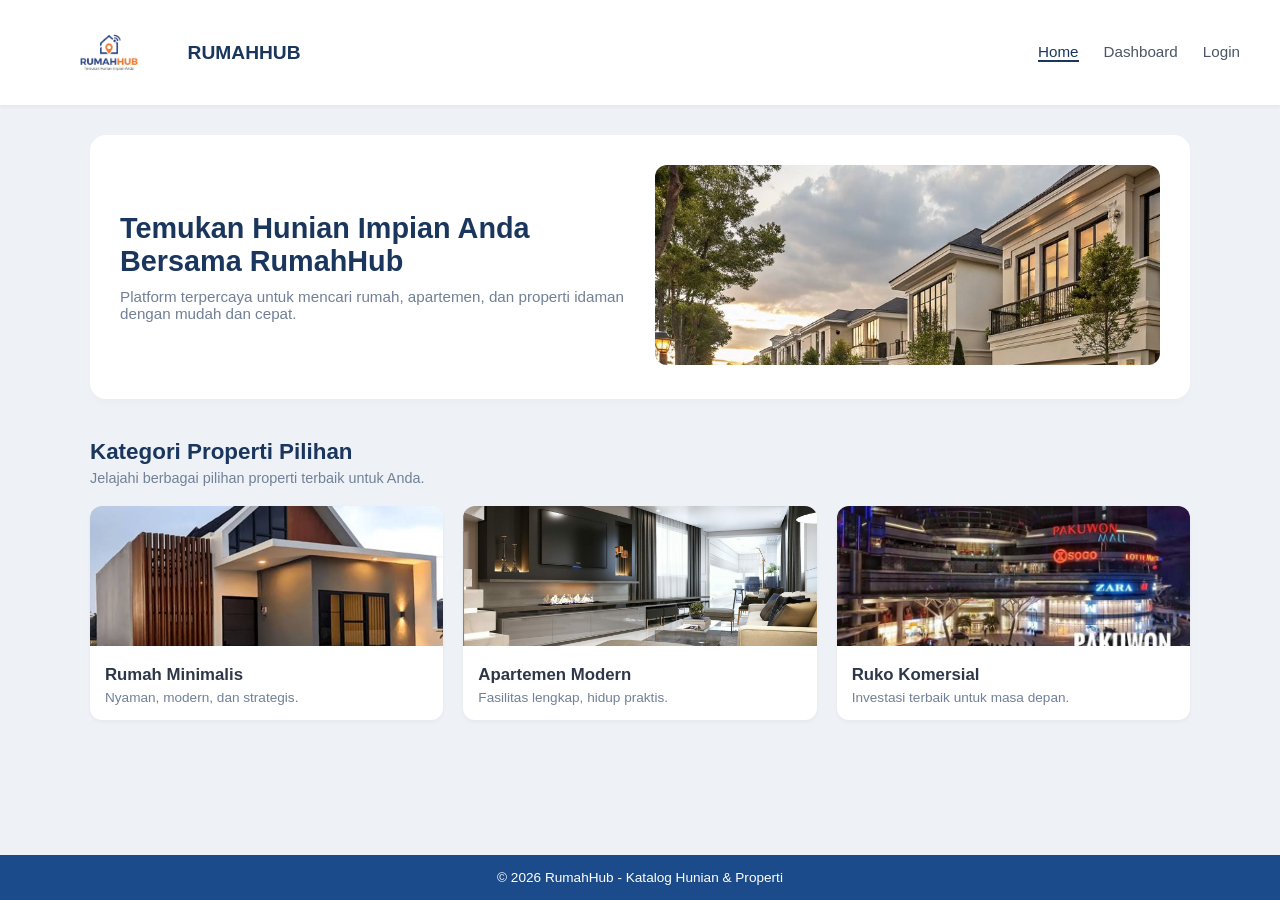
<file: BAB 2 CSS/index.html>
<!DOCTYPE html>
<html lang="id">
<head>
    <meta charset="UTF-8">
    <meta name="viewport" content="width=device-width, initial-scale=1.0">
    <title>RumahHub - Katalog Hunian & Properti</title>
    <link rel="stylesheet" href="css/style.css">
</head>
<body>
    <header class="navbar">
        <div class="logo-container">
            <img src="assets/logo.png" alt="Logo" class="logo">
            <span class="brand-title">RUMAHHUB</span>
        </div>
        <nav class="nav-links">
            <a href="index.html" class="active">Home</a>
            <a href="dashboard.html">Dashboard</a>
            <a href="login.html">Login</a>
        </nav>
    </header>

    <main class="main-container">
        <section class="hero-banner">
            <div class="hero-text">
                <h1>Temukan Hunian Impian Anda Bersama RumahHub</h1>
                <p>Platform terpercaya untuk mencari rumah, apartemen, dan properti idaman dengan mudah dan cepat.</p>
            </div>
            <div class="hero-image">
                <img src="assets/banner_properti2.jpg" alt="Banner Properti">
            </div>
        </section>

        <section class="property-category">
            <h2>Kategori Properti Pilihan</h2>
            <p class="subtitle">Jelajahi berbagai pilihan properti terbaik untuk Anda.</p>
            
            <div class="card-grid">
                <div class="card">
                    <img src="assets/rumah_minimalis.jpg" alt="Rumah Minimalis">
                    <div class="card-body">
                        <h3>Rumah Minimalis</h3>
                        <p>Nyaman, modern, dan strategis.</p>
                    </div>
                </div>
                <div class="card">
                    <img src="assets/apartemen_modern.jpg" alt="Apartemen Modern">
                    <div class="card-body">
                        <h3>Apartemen Modern</h3>
                        <p>Fasilitas lengkap, hidup praktis.</p>
                    </div>
                </div>
                <div class="card">
                    <img src="assets/ruko_komersial.jpg" alt="Ruko Komersial">
                    <div class="card-body">
                        <h3>Ruko Komersial</h3>
                        <p>Investasi terbaik untuk masa depan.</p>
                    </div>
                </div>
            </div>
        </section>
    </main>

    <footer>
        <p>&copy; 2026 RumahHub - Katalog Hunian & Properti</p>
    </footer>
</body>
</html>
</file>
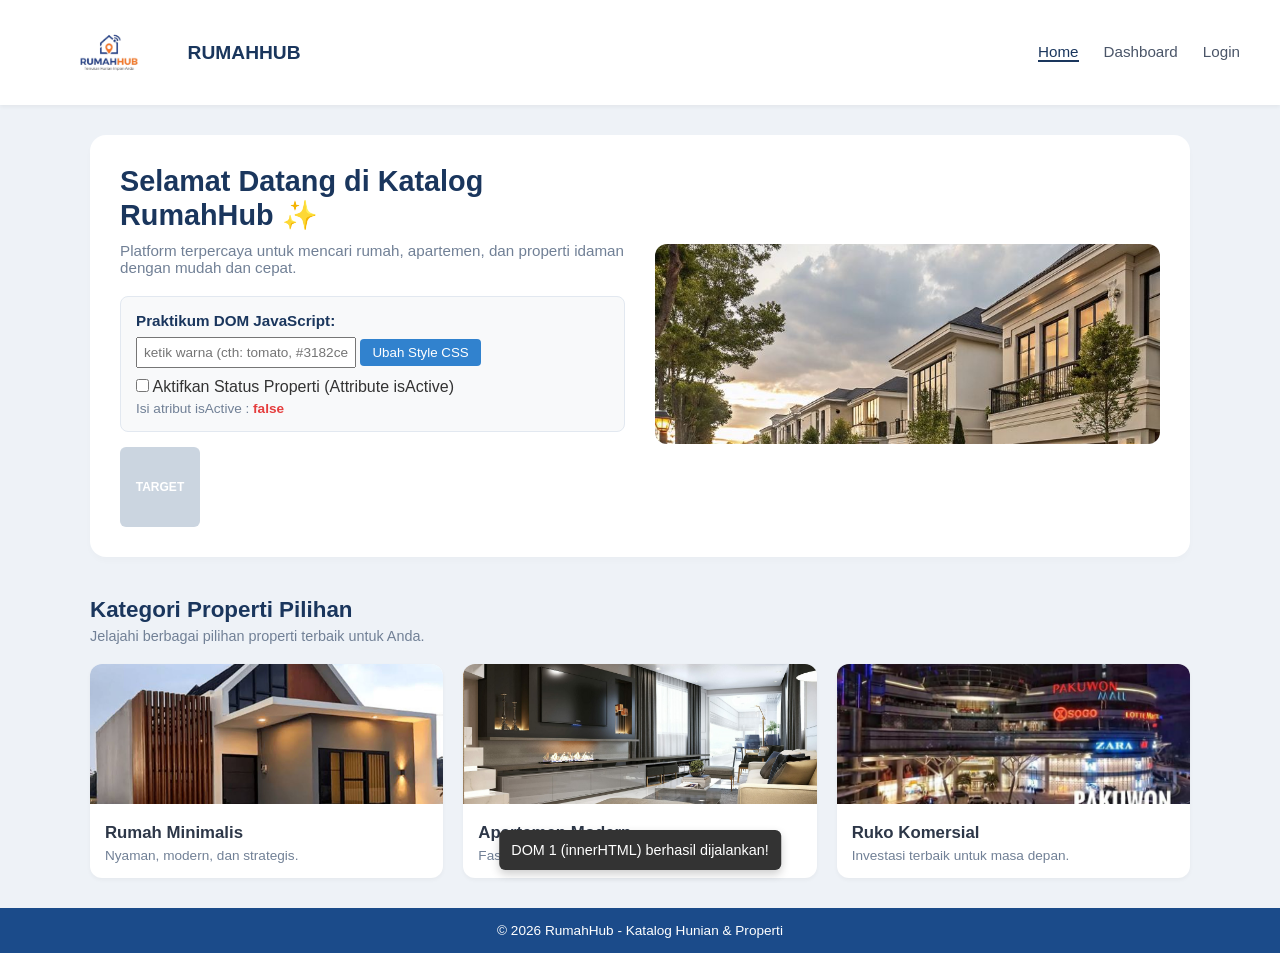
<file: BAB 3 JAVASCRIPT/index.html>
<!DOCTYPE html>
<html lang="id">
<head>
    <meta charset="UTF-8">
    <meta name="viewport" content="width=device-width, initial-scale=1.0">
    <title>RumahHub - Katalog Hunian & Properti</title>
    <link rel="stylesheet" href="css/style.css">
    <style>
        /* Styling Toast / Snackbar (Tanpa Framework) */
        #toast {
            visibility: hidden;
            min-width: 250px;
            background-color: #333;
            color: #fff;
            text-align: center;
            border-radius: 6px;
            padding: 12px;
            position: fixed;
            z-index: 1000;
            left: 50%;
            bottom: 30px;
            transform: translateX(-50%);
            font-size: 0.9rem;
            box-shadow: 0 4px 10px rgba(0,0,0,0.2);
            transition: visibility 0.3s, opacity 0.3s ease;
            opacity: 0;
        }
        #toast.show {
            visibility: visible;
            opacity: 1;
        }
    </style>
</head>
<body>
    <header class="navbar">
        <div class="logo-container">
            <img src="assets/logo.png" alt="Logo" class="logo">
            <span class="brand-title">RUMAHHUB</span>
        </div>
        <nav class="nav-links">
            <a href="index.html" class="active">Home</a>
            <a href="dashboard.html">Dashboard</a>
            <a href="login.html">Login</a>
        </nav>
    </header>

    <main class="main-container">
        <section class="hero-banner">
            <div class="hero-text">
                <!-- DOM 1: Mengganti isi elemen HTML -->
                <h1 id="demo">Temukan Hunian Impian Anda Bersama RumahHub</h1>
                <p>Platform terpercaya untuk mencari rumah, apartemen, dan properti idaman dengan mudah dan cepat.</p>
                
                <!-- Bagian Demo DOM 2 (Ganti Style CSS) & DOM 3 (Ubah Attribute / Checkbox ala Modul) -->
                <div style="margin-top: 20px; padding: 15px; background: #f8f9fa; border-radius: 8px; border: 1px solid #e2e8f0;">
                    <p style="font-weight: bold; margin-bottom: 8px; color: #1a365d;">Praktikum DOM JavaScript:</p>
                    
                    <!-- DOM 2 Trigger: Input Ubah Warna Style -->
                    <div style="margin-bottom: 10px;">
                        <input type="text" id="inputWarna" placeholder="ketik warna (cth: tomato, #3182ce)" style="padding: 6px; width: 220px; font-size: 0.85rem;" />
                        <button onclick="ubahStyleCSS()" style="padding: 6px 12px; background: #3182ce; color: white; border: none; border-radius: 4px; cursor: pointer;">Ubah Style CSS</button>
                    </div>

                    <!-- DOM 3 Trigger: Checkbox Attribute isActive ala Modul -->
                    <div>
                        <input type="checkbox" id="check" />
                        <label for="check"> Aktifkan Status Properti (Attribute isActive)</label>
                        <p style="font-size: 0.85rem; margin-top: 5px;">Isi atribut isActive : <span id="kondisi" style="font-weight: bold; color: #e53e3e;">false</span></p>
                    </div>
                </div>

                <!-- Kotak Target untuk DOM 2 -->
                <div id="targetObject" style="width: 80px; height: 80px; background-color: #cbd5e0; border-radius: 6px; margin-top: 15px; display: flex; align-items: center; justify-content: center; color: white; font-size: 0.75rem; font-weight: bold;">TARGET</div>
                
                <!-- Atribut div target untuk DOM 3 -->
                <div isActive="false" id="divStatus" style="display:none;"></div>
            </div>
            <div class="hero-image">
                <img src="assets/banner_properti2.jpg" alt="Banner Properti">
            </div>
        </section>

        <section class="property-category">
            <h2>Kategori Properti Pilihan</h2>
            <p class="subtitle">Jelajahi berbagai pilihan properti terbaik untuk Anda.</p>
            
            <div class="card-grid">
                <div class="card">
                    <img src="assets/rumah_minimalis.jpg" alt="Rumah Minimalis">
                    <div class="card-body">
                        <h3>Rumah Minimalis</h3>
                        <p>Nyaman, modern, dan strategis.</p>
                    </div>
                </div>
                <div class="card">
                    <img src="assets/apartemen_modern.jpg" alt="Apartemen Modern">
                    <div class="card-body">
                        <h3>Apartemen Modern</h3>
                        <p>Fasilitas lengkap, hidup praktis.</p>
                    </div>
                </div>
                <div class="card">
                    <img src="assets/ruko_komersial.jpg" alt="Ruko Komersial">
                    <div class="card-body">
                        <h3>Ruko Komersial</h3>
                        <p>Investasi terbaik untuk masa depan.</p>
                    </div>
                </div>
            </div>
        </section>
    </main>

    <!-- Elemen Toast / Snackbar -->
    <div id="toast">Notifikasi Sistem</div>

    <footer>
        <p>&copy; 2026 RumahHub - Katalog Hunian & Properti</p>
    </footer>

    <!-- SKRIP 3 DOM PERSIS SEPERTI MODUL + TOAST -->
    <script>
        // --- 1. DOM PERTAMA: Mengganti isi dari sebuah elemen HTML (Modul Bagian 2.a) ---
        document.getElementById("demo").innerHTML = "Selamat Datang di Katalog RumahHub ✨";
        tampilkanToast("DOM 1 (innerHTML) berhasil dijalankan!");

        // --- 2. DOM KEDUA: Mengganti style CSS (Modul Bagian 2.b) ---
        function ubahStyleCSS() {
            let warna = document.getElementById("inputWarna").value;
            let target = document.getElementById("targetObject");
            if(warna === "") {
                alert("Masukkan nama warna terlebih dahulu!");
                return;
            }
            target.style.backgroundColor = warna;
            target.innerHTML = warna;
            tampilkanToast("DOM 2 (Style CSS) berhasil diubah!");
        }

        // --- 3. DOM KETIGA: Mengubah isi suatu attribute & EventListener (Modul Bagian 2.c) ---
        let check = document.getElementById("check");
        let kondisi = document.getElementById("kondisi");
        let div = document.getElementById("divStatus");

        check.addEventListener("change", function () {
            if (check.checked) {
                div.setAttribute("isActive", "true");
                kondisi.innerHTML = div.getAttribute("isActive");
                kondisi.style.color = "#38a169";
                tampilkanToast("Atribut isActive diubah menjadi TRUE");
            } else {
                div.setAttribute("isActive", "false");
                kondisi.innerHTML = div.getAttribute("isActive");
                kondisi.style.color = "#e53e3e";
                tampilkanToast("Atribut isActive diubah menjadi FALSE");
            }
        });

        // --- FUNGSI TOAST / SNACKBAR ---
        function tampilkanToast(pesan) {
            let toast = document.getElementById("toast");
            toast.textContent = pesan;
            toast.className = "show";
            setTimeout(function() {
                toast.className = toast.className.replace("show", "");
            }, 3000);
        }
    </script>
</body>
</html>
</file>
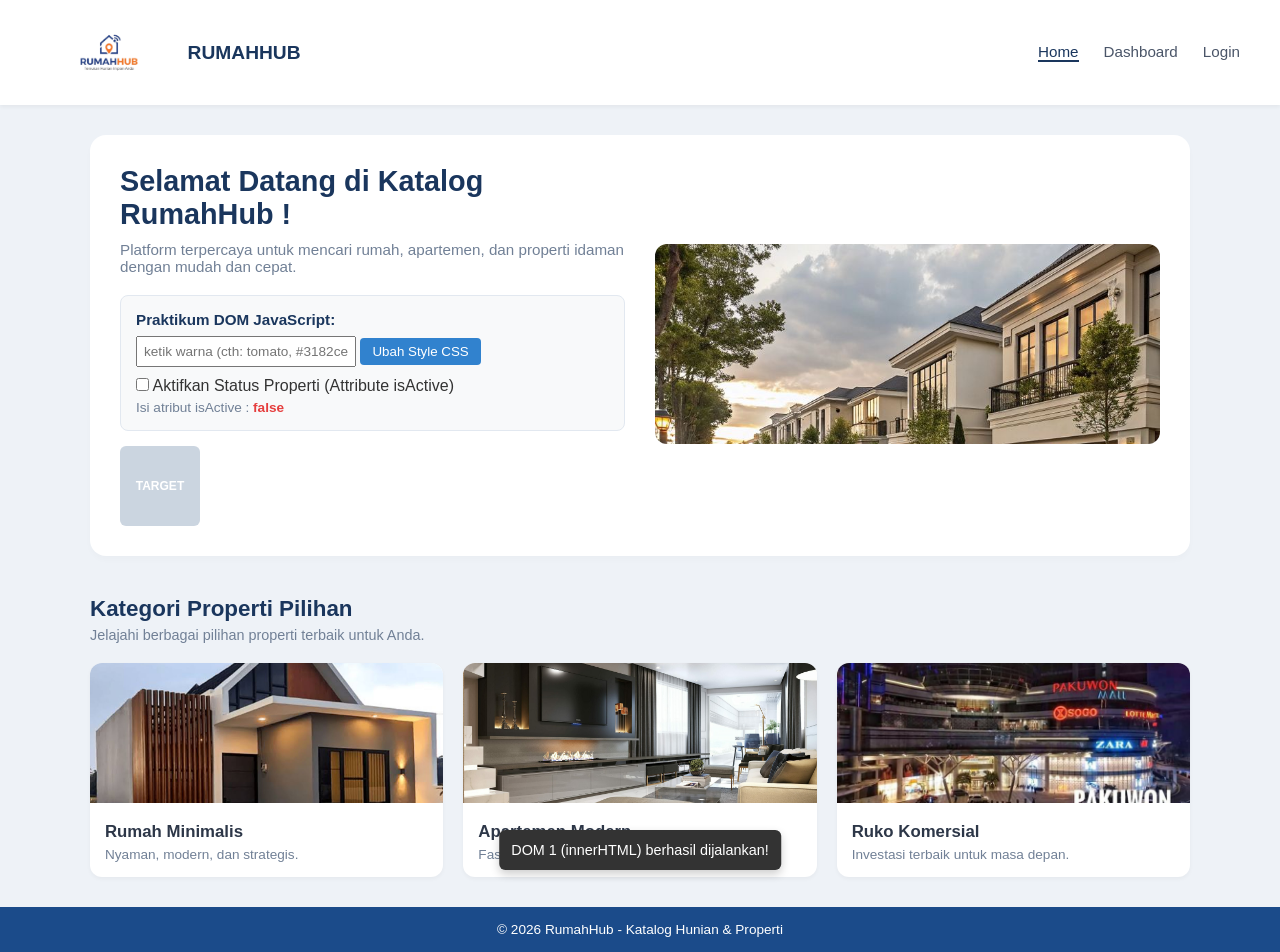
<file: BAB 4 JAVASCRIPT/index.html>
<!DOCTYPE html>
<html lang="id">
<head>
    <meta charset="UTF-8">
    <meta name="viewport" content="width=device-width, initial-scale=1.0">
    <title>RumahHub - Katalog Hunian & Properti</title>
    <link rel="stylesheet" href="css/style.css">
</head>
<body>
    <header class="navbar">
        <div class="logo-container">
            <img src="assets/logo.png" alt="Logo" class="logo">
            <span class="brand-title">RUMAHHUB</span>
        </div>
        <nav class="nav-links">
            <a href="index.html" class="active">Home</a>
            <a href="dashboard.html">Dashboard</a>
            <a href="login.html">Login</a>
        </nav>
    </header>
    <main class="main-container">
        <section class="hero-banner">
            <div class="hero-text">
                <!-- DOM 1: Mengganti isi elemen HTML -->
                <h1 id="demo">Temukan Hunian Impian Anda Bersama RumahHub</h1>
                <p>Platform terpercaya untuk mencari rumah, apartemen, dan properti idaman dengan mudah dan cepat.</p>
                
                <!-- Bagian Demo DOM 2 (Ganti Style CSS) & DOM 3 (Ubah Attribute / Checkbox ala Modul) -->
                <div style="margin-top: 20px; padding: 15px; background: #f8f9fa; border-radius: 8px; border: 1px solid #e2e8f0;">
                    <p style="font-weight: bold; margin-bottom: 8px; color: #1a365d;">Praktikum DOM JavaScript:</p>
                    
                    <!-- DOM 2 Trigger: Input Ubah Warna Style -->
                    <div style="margin-bottom: 10px;">
                        <input type="text" id="inputWarna" placeholder="ketik warna (cth: tomato, #3182ce)" style="padding: 6px; width: 220px; font-size: 0.85rem;" />
                        <button onclick="ubahStyleCSS()" style="padding: 6px 12px; background: #3182ce; color: white; border: none; border-radius: 4px; cursor: pointer;">Ubah Style CSS</button>
                    </div>
                    <!-- DOM 3 Trigger: Checkbox Attribute isActive ala Modul -->
                    <div>
                        <input type="checkbox" id="check" />
                        <label for="check"> Aktifkan Status Properti (Attribute isActive)</label>
                        <p style="font-size: 0.85rem; margin-top: 5px;">Isi atribut isActive : <span id="kondisi" style="font-weight: bold; color: #e53e3e;">false</span></p>
                    </div>
                </div>
                <!-- Kotak Target untuk DOM 2 -->
                <div id="targetObject" style="width: 80px; height: 80px; background-color: #cbd5e0; border-radius: 6px; margin-top: 15px; display: flex; align-items: center; justify-content: center; color: white; font-size: 0.75rem; font-weight: bold;">TARGET</div>
                
                <!-- Atribut div target untuk DOM 3 -->
                <div isActive="false" id="divStatus" style="display:none;"></div>
            </div>
            <div class="hero-image">
                <img src="assets/banner_properti2.jpg" alt="Banner Properti">
            </div>
        </section>
        <section class="property-category">
            <h2>Kategori Properti Pilihan</h2>
            <p class="subtitle">Jelajahi berbagai pilihan properti terbaik untuk Anda.</p>
            
            <div class="card-grid">
                <div class="card">
                    <img src="assets/rumah_minimalis.jpg" alt="Rumah Minimalis">
                    <div class="card-body">
                        <h3>Rumah Minimalis</h3>
                        <p>Nyaman, modern, dan strategis.</p>
                    </div>
                </div>
                <div class="card">
                    <img src="assets/apartemen_modern.jpg" alt="Apartemen Modern">
                    <div class="card-body">
                        <h3>Apartemen Modern</h3>
                        <p>Fasilitas lengkap, hidup praktis.</p>
                    </div>
                </div>
                <div class="card">
                    <img src="assets/ruko_komersial.jpg" alt="Ruko Komersial">
                    <div class="card-body">
                        <h3>Ruko Komersial</h3>
                        <p>Investasi terbaik untuk masa depan.</p>
                    </div>
                </div>
            </div>
        </section>
    </main>
    
    <!-- Elemen Toast / Snackbar -->
    <div id="toast">Notifikasi Sistem</div>
    
    <footer>
        <p>&copy; 2026 RumahHub - Katalog Hunian & Properti</p>
    </footer>

    <!-- SKRIP 3 DOM & TOAST -->
    <script>
        // --- 1. DOM PERTAMA: Mengganti isi dari sebuah elemen HTML ---
        document.getElementById("demo").innerHTML = "Selamat Datang di Katalog RumahHub !";
        tampilkanToast("DOM 1 (innerHTML) berhasil dijalankan!");

        // --- 2. DOM KEDUA: Mengganti style CSS ---
        function ubahStyleCSS() {
            let warna = document.getElementById("inputWarna").value;
            let target = document.getElementById("targetObject");
            if(warna === "") {
                alert("Masukkan nama warna terlebih dahulu!");
                return;
            }
            target.style.backgroundColor = warna;
            target.innerHTML = warna;
            tampilkanToast("DOM 2 (Style CSS) berhasil diubah!");
        }

        // --- 3. DOM KETIGA: Mengubah isi suatu attribute & EventListener ---
        let check = document.getElementById("check");
        let kondisi = document.getElementById("kondisi");
        let div = document.getElementById("divStatus");
        check.addEventListener("change", function () {
            if (check.checked) {
                div.setAttribute("isActive", "true");
                kondisi.innerHTML = div.getAttribute("isActive");
                kondisi.style.color = "#38a169";
                tampilkanToast("Atribut isActive diubah menjadi TRUE");
            } else {
                div.setAttribute("isActive", "false");
                kondisi.innerHTML = div.getAttribute("isActive");
                kondisi.style.color = "#e53e3e";
                tampilkanToast("Atribut isActive diubah menjadi FALSE");
            }
        });

        // --- FUNGSI TOAST / SNACKBAR ---
        function tampilkanToast(pesan) {
            let toast = document.getElementById("toast");
            toast.textContent = pesan;
            toast.className = "show";
            setTimeout(function() {
                toast.className = toast.className.replace("show", "");
            }, 3000);
        }
    </script>
</body>
</html>
</file>
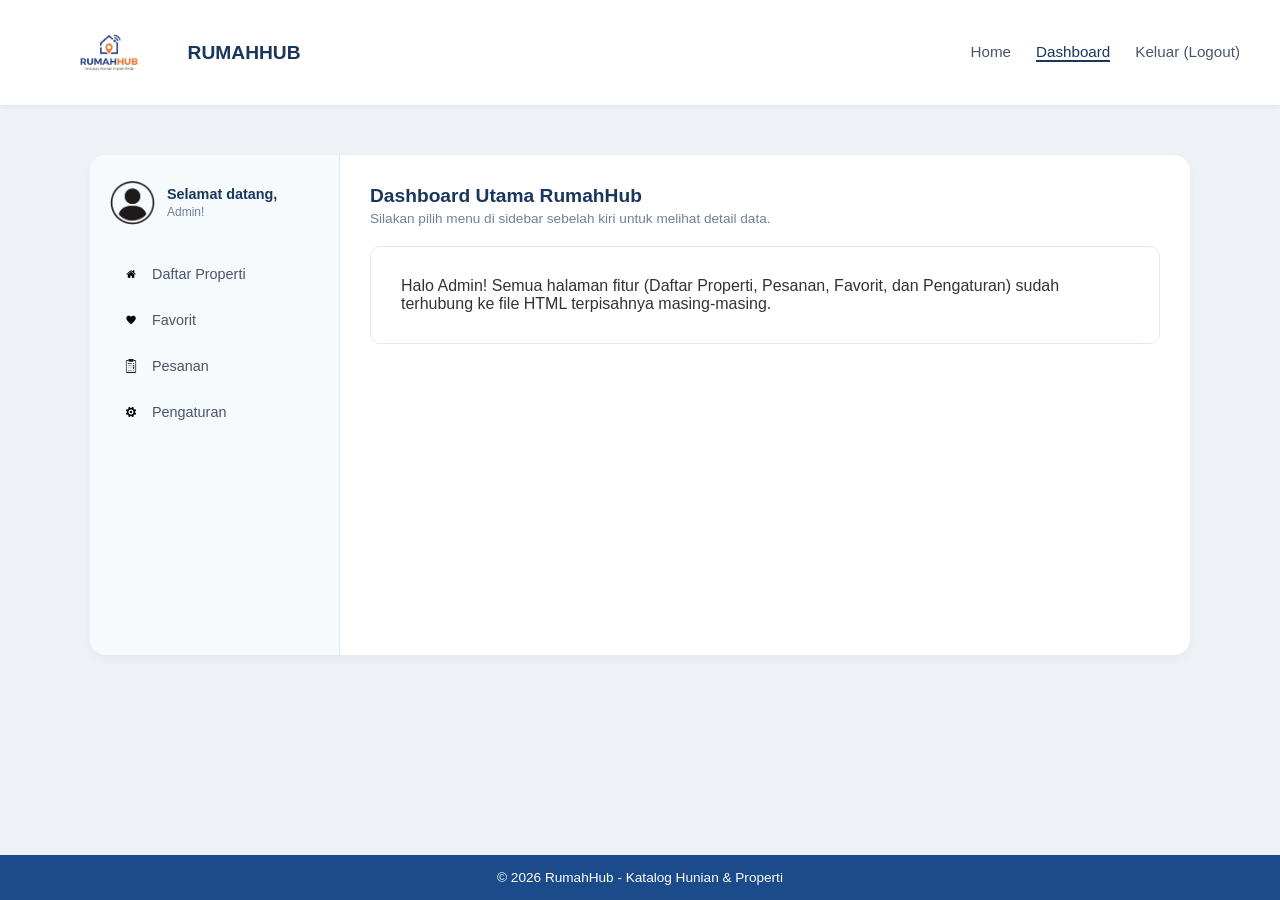
<file: BAB 2 CSS/dashboard.html>
<!DOCTYPE html>
<html lang="id">
<head>
    <meta charset="UTF-8">
    <meta name="viewport" content="width=device-width, initial-scale=1.0">
    <title>Dashboard Admin - RumahHub</title>
    <link rel="stylesheet" href="css/style.css">
</head>
<body>
    <header class="navbar">
        <div class="logo-container">
            <img src="assets/logo.png" alt="Logo" class="logo">
            <span class="brand-title">RUMAHHUB</span>
        </div>
        <nav class="nav-links">
            <a href="index.html">Home</a>
            <a href="dashboard.html" class="active">Dashboard</a>
            <a href="login.html">Keluar (Logout)</a>
        </nav>
    </header>

    <main class="main-container">
        <div class="dashboard-container">
            <!-- Sidebar Navigasi -->
            <aside class="sidebar">
                <div class="user-profile">
                    <img src="assets/icon_profile.png" alt="Profile">
                    <div>
                        <h4>Selamat datang,</h4>
                        <span>Admin!</span>
                    </div>
                </div>
                <div class="sidebar-menu">
                    <a href="daftar_properti/daftarproperti.html" class="menu-item">
                        <img src="assets/icon_daftar_properti.png" alt="Icon"> Daftar Properti
                    </a>
                    <a href="favorit.html" class="menu-item">
                        <img src="assets/icon_favorit.png" alt="Icon"> Favorit
                    </a>
                    <a href="pesanan/pesanan.html" class="menu-item">
                        <img src="assets/icon_pesanan.png" alt="Icon"> Pesanan
                    </a>
                    <a href="pengaturan.html" class="menu-item">
                        <img src="assets/icon_pengaturan.png" alt="Icon"> Pengaturan
                    </a>
                </div>
            </aside>

            <!-- Konten Utama Dashboard -->
            <section class="dashboard-content">
                <div class="dashboard-header">
                    <h2>Dashboard Utama RumahHub</h2>
                    <p>Silakan pilih menu di sidebar sebelah kiri untuk melihat detail data.</p>
                </div>

                <div class="table-card" style="padding: 30px;">
                    <p>Halo Admin! Semua halaman fitur (Daftar Properti, Pesanan, Favorit, dan Pengaturan) sudah terhubung ke file HTML terpisahnya masing-masing.</p>
                </div>
            </section>
        </div>
    </main>

    <footer>
        <p>&copy; 2026 RumahHub - Katalog Hunian & Properti</p>
    </footer>
</body>
</html>
</file>
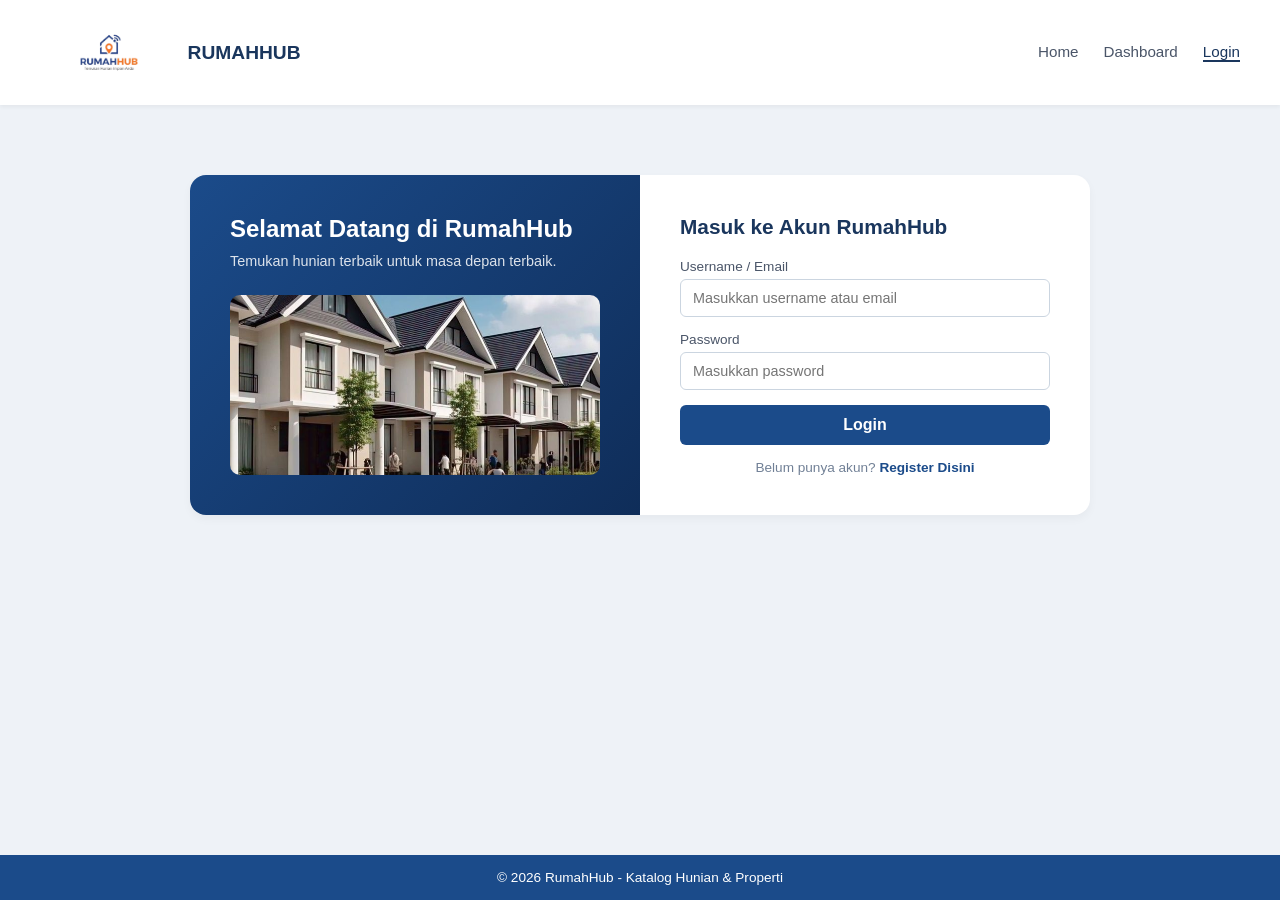
<file: BAB 2 CSS/login.html>
<!DOCTYPE html>
<html lang="id">
<head>
    <meta charset="UTF-8">
    <meta name="viewport" content="width=device-width, initial-scale=1.0">
    <title>Login - RumahHub</title>
    <link rel="stylesheet" href="css/style.css">
</head>
<body>
    <header class="navbar">
        <div class="logo-container">
            <img src="assets/logo.png" alt="Logo" class="logo">
            <span class="brand-title">RUMAHHUB</span>
        </div>
        <nav class="nav-links">
            <a href="index.html">Home</a>
            <a href="dashboard.html">Dashboard</a>
            <a href="login.html" class="active">Login</a>
        </nav>
    </header>

    <main class="main-container">
        <div class="auth-wrapper">
            <div class="auth-left">
                <div>
                    <h2>Selamat Datang di RumahHub</h2>
                    <p>Temukan hunian terbaik untuk masa depan terbaik.</p>
                </div>
                <img src="assets/banner_properti1.jpg" alt="Banner Login">
            </div>
            <div class="auth-right">
                <h2>Masuk ke Akun RumahHub</h2>
                <!-- Tombol login menggunakan link agar langsung bisa diklik menuju dashboard -->
                <form>
                    <div class="form-group">
                        <label>Username / Email</label>
                        <input type="text" placeholder="Masukkan username atau email">
                    </div>
                    <div class="form-group">
                        <label>Password</label>
                        <input type="password" placeholder="Masukkan password">
                    </div>
                    
                    <a href="dashboard.html" class="btn-submit" style="text-align: center; display: block; text-decoration: none; box-sizing: border-box;">Login</a>

                    <div class="auth-link">
                        Belum punya akun? <a href="register.html">Register Disini</a>
                    </div>
                </form>
            </div>
        </div>
    </main>

    <footer>
        <p>&copy; 2026 RumahHub - Katalog Hunian & Properti</p>
    </footer>
</body>
</html>
</file>
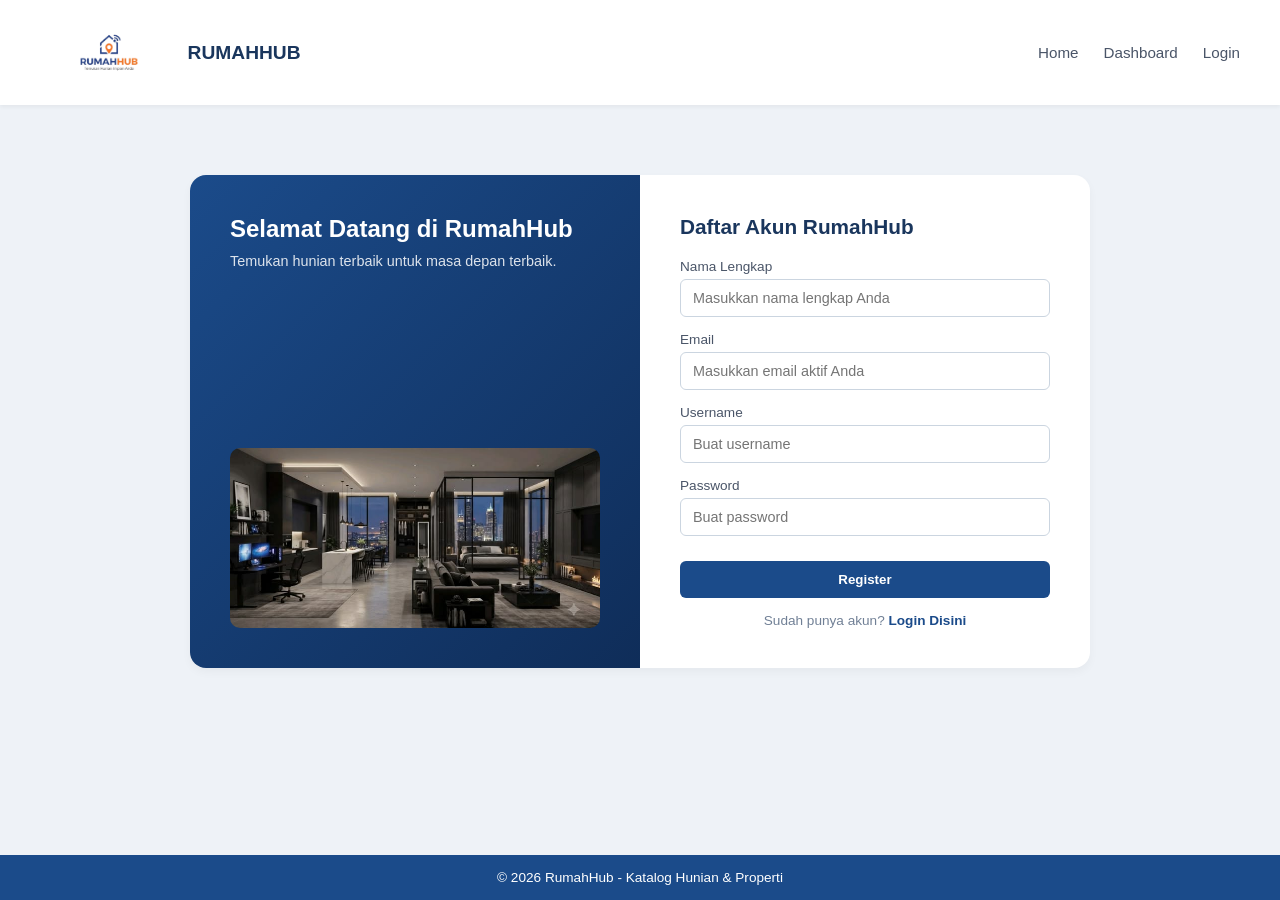
<file: BAB 2 CSS/register.html>
<!DOCTYPE html>
<html lang="id">
<head>
    <meta charset="UTF-8">
    <meta name="viewport" content="width=device-width, initial-scale=1.0">
    <title>Register - RumahHub</title>
    <link rel="stylesheet" href="css/style.css">
</head>
<body>
    <header class="navbar">
        <div class="logo-container">
            <img src="assets/logo.png" alt="Logo" class="logo">
            <span class="brand-title">RUMAHHUB</span>
        </div>
        <nav class="nav-links">
            <a href="index.html">Home</a>
            <a href="dashboard.html">Dashboard</a>
            <a href="login.html">Login</a>
        </nav>
    </header>

    <main class="main-container">
        <div class="auth-wrapper">
            <div class="auth-left">
                <div>
                    <h2>Selamat Datang di RumahHub</h2>
                    <p>Temukan hunian terbaik untuk masa depan terbaik.</p>
                </div>
                <img src="assets/banner_properti3.jpg" alt="Banner Register">
            </div>
            <div class="auth-right">
                <h2>Daftar Akun RumahHub</h2>
                <form action="login.html">
                    <div class="form-group">
                        <label>Nama Lengkap</label>
                        <input type="text" placeholder="Masukkan nama lengkap Anda" required>
                    </div>
                    <div class="form-group">
                        <label>Email</label>
                        <input type="email" placeholder="Masukkan email aktif Anda" required>
                    </div>
                    <div class="form-group">
                        <label>Username</label>
                        <input type="text" placeholder="Buat username" required>
                    </div>
                    <div class="form-group">
                        <label>Password</label>
                        <input type="password" placeholder="Buat password" required>
                    </div>
                    <button type="submit" class="btn-submit">Register</button>
                    <div class="auth-link">
                        Sudah punya akun? <a href="login.html">Login Disini</a>
                    </div>
                </form>
            </div>
        </div>
    </main>

    <footer>
        <p>&copy; 2026 RumahHub - Katalog Hunian & Properti</p>
    </footer>
</body>
</html>
</file>
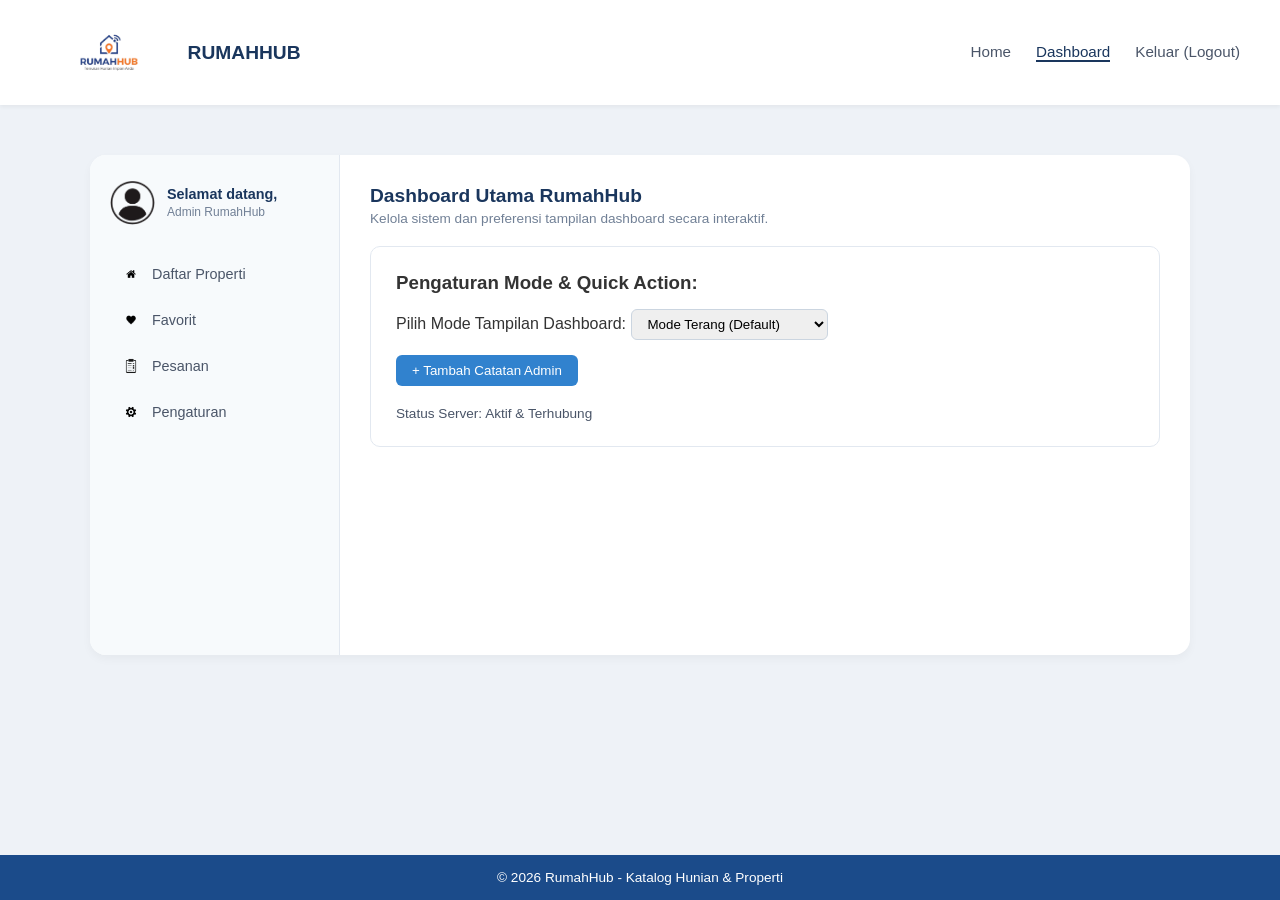
<file: BAB 4 JAVASCRIPT/dashboard.html>
<!DOCTYPE html>
<html lang="id">
<head>
    <meta charset="UTF-8">
    <meta name="viewport" content="width=device-width, initial-scale=1.0">
    <title>Dashboard Admin - RumahHub</title>
    <link rel="stylesheet" href="css/style.css">
</head>
<body>
    <header class="navbar">
        <div class="logo-container">
            <img src="assets/logo.png" alt="Logo" class="logo">
            <span class="brand-title">RUMAHHUB</span>
        </div>
        <nav class="nav-links">
            <a href="index.html">Home</a>
            <a href="dashboard.html" class="active">Dashboard</a>
            <a href="login.html" id="btnKeluar">Keluar (Logout)</a>
        </nav>
    </header>

    <main class="main-container">
        <div class="dashboard-container">
            <!-- Sidebar Navigasi -->
            <aside class="sidebar">
                <div class="user-profile">
                    <img src="assets/icon_profile.png" alt="Profile" id="fotoAdmin">
                    <div>
                        <h4>Selamat datang,</h4>
                        <span>Admin RumahHub</span>
                    </div>
                </div>
                <div class="sidebar-menu">
                    <a href="daftar_properti/daftarproperti.html" class="menu-item">
                        <img src="assets/icon_daftar_properti.png" alt="Icon"> Daftar Properti
                    </a>
                    <a href="favorit.html" class="menu-item">
                        <img src="assets/icon_favorit.png" alt="Icon"> Favorit
                    </a>
                    <a href="pesanan/pesanan.html" class="menu-item">
                        <img src="assets/icon_pesanan.png" alt="Icon"> Pesanan
                    </a>
                    <a href="pengaturan.html" class="menu-item">
                        <img src="assets/icon_pengaturan.png" alt="Icon"> Pengaturan
                    </a>
                </div>
            </aside>

            <!-- Konten Utama Dashboard -->
            <section class="dashboard-content">
                <div class="dashboard-header">
                    <h2>Dashboard Utama RumahHub</h2>
                    <p>Kelola sistem dan preferensi tampilan dashboard secara interaktif.</p>
                </div>

                <div class="table-card" style="padding: 25px;">
                    <h3>Pengaturan Mode & Quick Action:</h3>
                    
                    <!-- Event 1: Change Event pada Dropdown Tema -->
                    <div style="margin: 15px 0;">
                        <label for="pilihTema" style="font-weight: 500;">Pilih Mode Tampilan Dashboard: </label>
                        <select id="pilihTema" style="padding: 6px 12px; border-radius: 6px; border: 1px solid #cbd5e0;">
                            <option value="light">Mode Terang (Default)</option>
                            <option value="dark">Mode Gelap (Dark Mode)</option>
                        </select>
                    </div>

                    <!-- Filter / Quick Action -->
                    <button id="btnBukaCatatan" style="padding: 8px 16px; background: #3182ce; color: white; border: none; border-radius: 6px; cursor: pointer; font-weight: 500;">+ Tambah Catatan Admin</button>
                    
                    <div id="kotakCatatan" style="margin-top: 15px; padding: 12px; background: #e2e8f0; border-radius: 6px; display: none;">
                        <b>Catatan Tersimpan:</b> <span id="teksCatatan">-</span>
                    </div>

                    <p id="infoServer" style="margin-top: 20px; font-size: 0.85rem; color: #4a5568;"></p>
                </div>
            </section>
        </div>
    </main>

    <footer>
        <p>&copy; 2026 RumahHub - Katalog Hunian & Properti</p>
    </footer>

    <!-- SCRIPT JAVASCRIPT REVISI DASHBOARD -->
    <script>
    
        // 1. POPUP BOX 1: Prompt Box untuk Tambah Catatan Admin
  
        const btnBukaCatatan = document.getElementById("btnBukaCatatan");
        btnBukaCatatan.addEventListener("click", function() {
            // POPUP 1: PROMPT BOX
            let catatan = prompt("Masukkan catatan pengingat harian Admin:", "Periksa berkas pengajuan properti hari ini");
            
            if (catatan && catatan.trim() !== "") {
                document.getElementById("kotakCatatan").style.display = "block";
                document.getElementById("teksCatatan").innerText = catatan;

                // Web Storage (Session Storage)
                if (typeof(Storage) !== "undefined") {
                    sessionStorage.setItem("catatanAdmin", catatan);
                }
            }
        });


     
        // 2. MULTIPLE EVENTS (EVENT TERBARU)

        // EVENT 1: change Event (Mengubah tema tampilan secara langsung)
        const pilihTema = document.getElementById("pilihTema");
        pilihTema.addEventListener("change", function() {
            let mode = this.value;
            const container = document.querySelector(".dashboard-container");
            
            if (mode === "dark") {
                container.style.backgroundColor = "#2d3748";
                container.style.color = "#ffffff";
            } else {
                container.style.backgroundColor = "#ffffff";
                container.style.color = "#333333";
            }

            // Web Storage (Local Storage)
            if (typeof(Storage) !== "undefined") {
                localStorage.setItem("temaDashboard", mode);
            }
        });

        // EVENT 2: click Event dengan POPUP BOX 2 (Confirm Box untuk Logout)
        const btnKeluar = document.getElementById("btnKeluar");
        btnKeluar.addEventListener("click", function(e) {
            // POPUP 2: CONFIRM BOX
            let yakin = confirm("Apakah Anda yakin ingin keluar dari Dashboard Admin?");
            if (!yakin) {
                e.preventDefault(); // Batalkan navigasi jika diklik Cancel
            }
        });

        // EVENT 3: contextmenu Event (Mencegah atau memberikan konfirmasi klik kanan pada foto profil)
        const fotoAdmin = document.getElementById("fotoAdmin");
        fotoAdmin.addEventListener("contextmenu", function(e) {
            e.preventDefault(); // Mencegah menu konteks bawaan browser
            alert("Akses opsi foto profil dikunci oleh Sistem Keamanan RumahHub!");
        });


        // 3. ASYNCHRONOUS, PROMISE & FETCH API

        // Load awal data dari Web Storage & Promise
        window.addEventListener("load", function() {
            // Cek session storage catatan
            if (typeof(Storage) !== "undefined") {
                let savedNote = sessionStorage.getItem("catatanAdmin");
                if (savedNote) {
                    document.getElementById("kotakCatatan").style.display = "block";
                    document.getElementById("teksCatatan").innerText = savedNote;
                }
            }

            // Simulasi Promise Async
            new Promise((resolve) => {
                setTimeout(() => {
                    resolve("Status Server: Aktif & Terhubung");
                }, 1000);
            }).then(msg => {
                document.getElementById("infoServer").innerText = msg;
            });
        });

        // Fetch API
        fetch('https://jsonplaceholder.typicode.com/users/1')
            .then(res => res.json())
            .then(data => console.log("Fetch Server Berhasil:", data.name))
            .catch(err => console.error(err));
    </script>
</body>
</html>
</file>
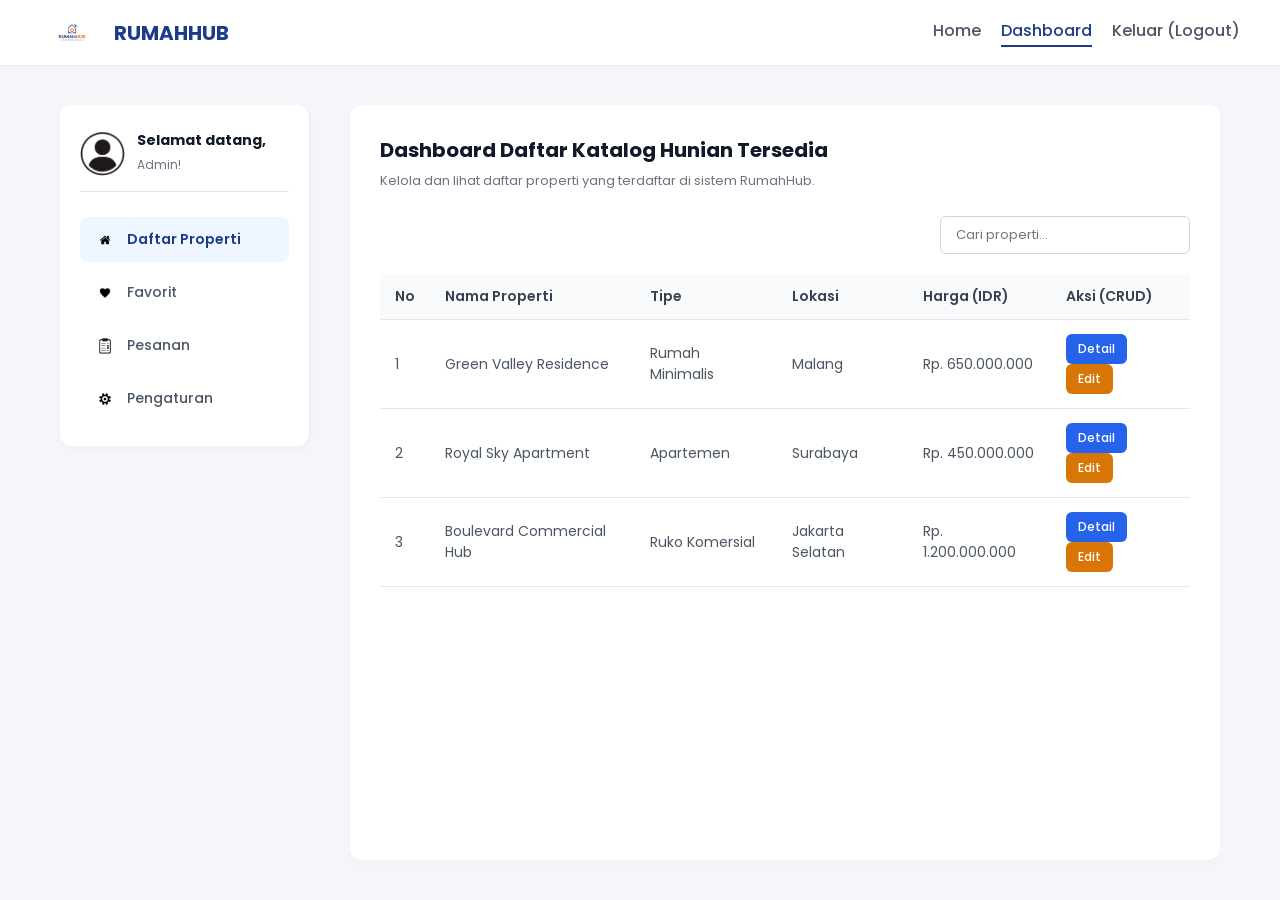
<file: BAB 2 CSS/daftar_properti/daftarproperti.html>
<!DOCTYPE html>
<html lang="id">
<head>
    <meta charset="UTF-8">
    <meta name="viewport" content="width=device-width, initial-scale=1.0">
    <title>Daftar Properti - RumahHub</title>
    <link rel="stylesheet" href="../css/style.css">
    <link href="https://fonts.googleapis.com/css2?family=Poppins:wght@300;400;500;600;700&display=swap" rel="stylesheet">
    <style>
        * { font-family: 'Poppins', sans-serif; box-sizing: border-box; margin: 0; padding: 0; }
        body { background-color: #f4f6f9; color: #333; }
        
        /* Navbar Atas */
        .top-navbar { background: #fff; padding: 15px 40px; display: flex; justify-content: space-between; align-items: center; box-shadow: 0 2px 4px rgba(0,0,0,0.05); }
        .logo-area { display: flex; align-items: center; gap: 10px; font-weight: 700; color: #1e3a8a; font-size: 20px; }
        .logo-area img.logo { height: 35px; }
        .nav-links-top { display: flex; gap: 20px; list-style: none; }
        .nav-links-top a { text-decoration: none; color: #4b5563; font-weight: 500; }
        .nav-links-top a.active, .nav-links-top a:hover { color: #1e3a8a; border-bottom: 2px solid #1e3a8a; padding-bottom: 2px; }

        /* Layout Utama */
        .main-container { max-width: 1200px; margin: 40px auto; padding: 0 20px; display: grid; grid-template-columns: 260px 1fr; gap: 30px; }
        
        /* Sidebar Dashboard */
        .sidebar { background: #fff; padding: 25px 20px; border-radius: 12px; box-shadow: 0 4px 6px rgba(0,0,0,0.02); height: fit-content; }
        .admin-profile { display: flex; align-items: center; gap: 12px; margin-bottom: 25px; padding-bottom: 15px; border-bottom: 1px solid #e5e7eb; }
        .admin-profile img { width: 45px; height: 45px; border-radius: 50%; object-fit: cover; }
        .admin-info h4 { font-size: 14px; color: #111827; }
        .admin-info span, .admin-info p { font-size: 12px; color: #6b7280; }
        
        .sidebar-menu { display: flex; flex-direction: column; gap: 8px; }
        .sidebar-menu a { display: flex; align-items: center; gap: 12px; padding: 12px 15px; text-decoration: none; color: #4b5563; font-size: 14px; font-weight: 500; border-radius: 8px; transition: 0.2s; }
        .sidebar-menu a img { width: 20px; height: 20px; object-fit: contain; }
        .sidebar-menu a.active, .sidebar-menu a:hover { background-color: #eff6ff; color: #1e3a8a; }

        /* Konten Kanan */
        .content-card { background: #fff; padding: 30px; border-radius: 12px; box-shadow: 0 4px 6px rgba(0,0,0,0.02); }
        .content-header h2 { font-size: 20px; color: #111827; margin-bottom: 6px; }
        .content-header p { font-size: 13px; color: #6b7280; margin-bottom: 25px; }

        /* Search & Tabel */
        .table-toolbar { display: flex; justify-content: flex-end; margin-bottom: 20px; }
        .search-box { padding: 8px 15px; border: 1px solid #d1d5db; border-radius: 6px; width: 250px; font-size: 13px; outline: none; }
        
        table { width: 100%; border-collapse: collapse; text-align: left; font-size: 14px; }
        th { background-color: #f9fafb; color: #374151; padding: 12px 15px; font-weight: 600; border-bottom: 1px solid #e5e7eb; }
        td { padding: 14px 15px; border-bottom: 1px solid #e5e7eb; color: #4b5563; }
        
        .btn { padding: 6px 12px; border-radius: 6px; font-size: 12px; font-weight: 500; cursor: pointer; border: none; text-decoration: none; display: inline-block; }
        .btn-detail { background-color: #2563eb; color: white; margin-right: 5px; }
        .btn-edit { background-color: #d97706; color: white; }
        .btn:hover { opacity: 0.9; }
    </style>
</head>
<body>

    <!-- Top Navbar -->
    <header class="top-navbar">
        <div class="logo-area">
            <img src="../assets/logo.png" alt="Logo" class="logo">
            <span>RUMAHHUB</span>
        </div>
        <nav class="nav-links-top">
            <a href="../index.html">Home</a>
            <a href="../dashboard.html" class="active">Dashboard</a>
            <a href="../login.html">Keluar (Logout)</a>
        </nav>
    </header>

    <!-- Main Content Container -->
    <main class="main-container">
        <!-- Sidebar -->
        <aside class="sidebar">
            <div class="admin-profile">
                <img src="../assets/icon_profile.png" alt="Profile">
                <div class="admin-info">
                    <h4>Selamat datang,</h4>
                    <span>Admin!</span>
                </div>
            </div>
            <div class="sidebar-menu">
                <a href="daftarproperti.html" class="menu-item active">
                    <img src="../assets/icon_daftar_properti.png" alt="Icon"> Daftar Properti
                </a>
                <a href="../favorit.html" class="menu-item">
                    <img src="../assets/icon_favorit.png" alt="Icon"> Favorit
                </a>
                <a href="../pesanan/pesanan.html" class="menu-item">
                    <img src="../assets/icon_pesanan.png" alt="Icon"> Pesanan
                </a>
                <a href="../pengaturan.html" class="menu-item">
                    <img src="../assets/icon_pengaturan.png" alt="Icon"> Pengaturan
                </a>
            </div>
        </aside>

        <!-- Content Area -->
        <section class="content-card">
            <div class="content-header">
                <h2>Dashboard Daftar Katalog Hunian Tersedia</h2>
                <p>Kelola dan lihat daftar properti yang terdaftar di sistem RumahHub.</p>
            </div>

            <div class="table-toolbar">
                <input type="text" class="search-box" placeholder="Cari properti...">
            </div>

            <table>
                <thead>
                    <tr>
                        <th>No</th>
                        <th>Nama Properti</th>
                        <th>Tipe</th>
                        <th>Lokasi</th>
                        <th>Harga (IDR)</th>
                        <th>Aksi (CRUD)</th>
                    </tr>
                </thead>
                <tbody>
                    <tr>
                        <td>1</td>
                        <td>Green Valley Residence</td>
                        <td>Rumah Minimalis</td>
                        <td>Malang</td>
                        <td>Rp. 650.000.000</td>
                        <td>
                            <a href="#" class="btn btn-detail">Detail</a>
                            <a href="#" class="btn btn-edit">Edit</a>
                        </td>
                    </tr>
                    <tr>
                        <td>2</td>
                        <td>Royal Sky Apartment</td>
                        <td>Apartemen</td>
                        <td>Surabaya</td>
                        <td>Rp. 450.000.000</td>
                        <td>
                            <a href="#" class="btn btn-detail">Detail</a>
                            <a href="#" class="btn btn-edit">Edit</a>
                        </td>
                    </tr>
                    <tr>
                        <td>3</td>
                        <td>Boulevard Commercial Hub</td>
                        <td>Ruko Komersial</td>
                        <td>Jakarta Selatan</td>
                        <td>Rp. 1.200.000.000</td>
                        <td>
                            <a href="#" class="btn btn-detail">Detail</a>
                            <a href="#" class="btn btn-edit">Edit</a>
                        </td>
                    </tr>
                </tbody>
            </table>
        </section>
    </main>

</body>
</html>
</file>
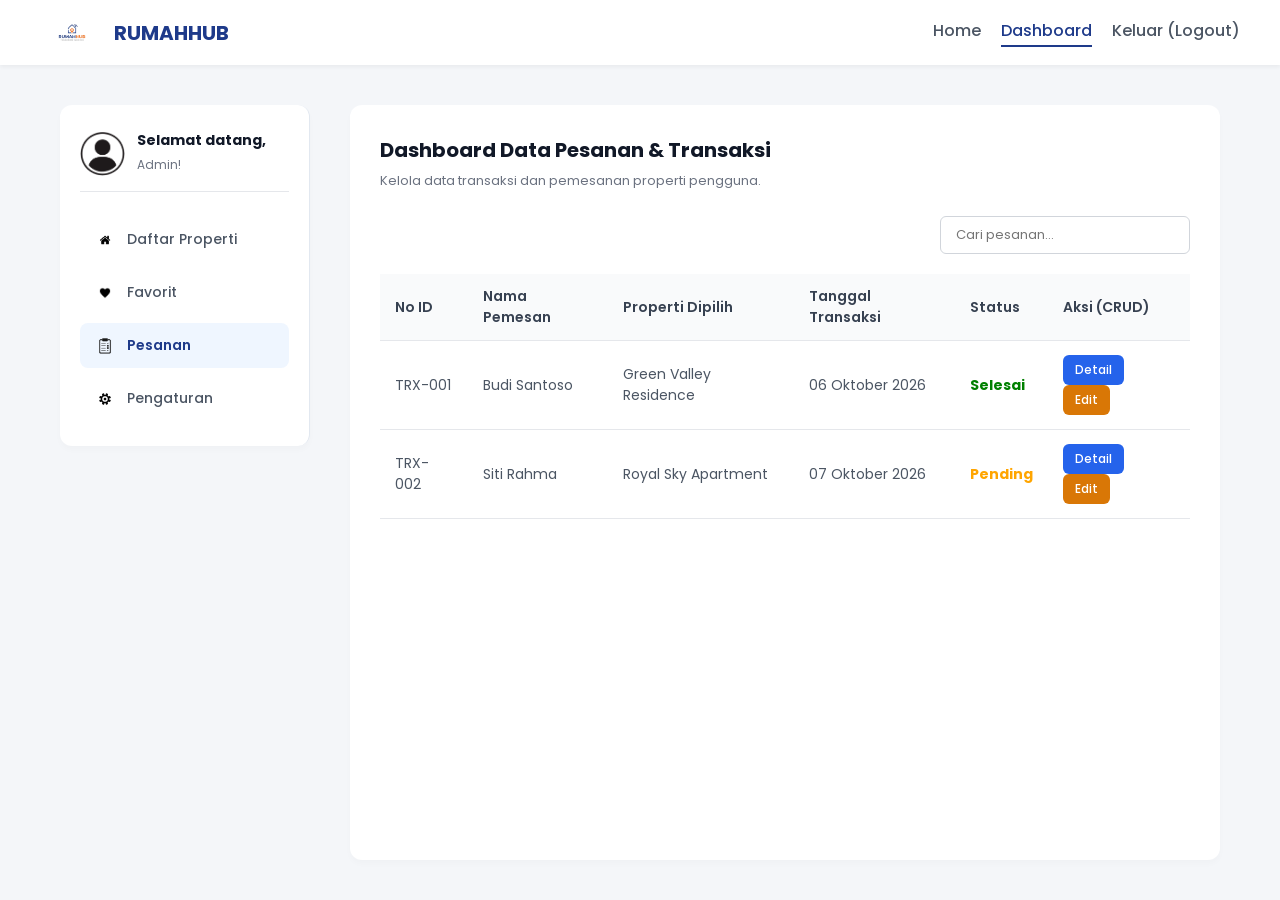
<file: BAB 2 CSS/pesanan/pesanan.html>
<!DOCTYPE html>
<html lang="id">
<head>
    <meta charset="UTF-8">
    <meta name="viewport" content="width=device-width, initial-scale=1.0">
    <title>Pesanan - RumahHub</title>
    <link rel="stylesheet" href="../css/style.css">
    <link href="https://fonts.googleapis.com/css2?family=Poppins:wght@300;400;500;600;700&display=swap" rel="stylesheet">
    <style>
        * { font-family: 'Poppins', sans-serif; box-sizing: border-box; margin: 0; padding: 0; }
        body { background-color: #f4f6f9; color: #333; }
        
        /* Navbar Atas */
        .top-navbar { background: #fff; padding: 15px 40px; display: flex; justify-content: space-between; align-items: center; box-shadow: 0 2px 4px rgba(0,0,0,0.05); }
        .logo-area { display: flex; align-items: center; gap: 10px; font-weight: 700; color: #1e3a8a; font-size: 20px; }
        .logo-area img.logo { height: 35px; }
        .nav-links-top { display: flex; gap: 20px; list-style: none; }
        .nav-links-top a { text-decoration: none; color: #4b5563; font-weight: 500; }
        .nav-links-top a.active, .nav-links-top a:hover { color: #1e3a8a; border-bottom: 2px solid #1e3a8a; padding-bottom: 2px; }

        /* Layout Utama */
        .main-container { max-width: 1200px; margin: 40px auto; padding: 0 20px; display: grid; grid-template-columns: 260px 1fr; gap: 30px; }
        
        /* Sidebar Dashboard */
        .sidebar { background: #fff; padding: 25px 20px; border-radius: 12px; box-shadow: 0 4px 6px rgba(0,0,0,0.02); height: fit-content; }
        .admin-profile { display: flex; align-items: center; gap: 12px; margin-bottom: 25px; padding-bottom: 15px; border-bottom: 1px solid #e5e7eb; }
        .admin-profile img { width: 45px; height: 45px; border-radius: 50%; object-fit: cover; }
        .admin-info h4 { font-size: 14px; color: #111827; }
        .admin-info span { font-size: 12px; color: #6b7280; }
        
        .sidebar-menu { display: flex; flex-direction: column; gap: 8px; }
        .sidebar-menu a { display: flex; align-items: center; gap: 12px; padding: 12px 15px; text-decoration: none; color: #4b5563; font-size: 14px; font-weight: 500; border-radius: 8px; transition: 0.2s; }
        .sidebar-menu a img { width: 20px; height: 20px; object-fit: contain; }
        .sidebar-menu a.active, .sidebar-menu a:hover { background-color: #eff6ff; color: #1e3a8a; }

        /* Konten Kanan */
        .content-card { background: #fff; padding: 30px; border-radius: 12px; box-shadow: 0 4px 6px rgba(0,0,0,0.02); }
        .content-header h2 { font-size: 20px; color: #111827; margin-bottom: 6px; }
        .content-header p { font-size: 13px; color: #6b7280; margin-bottom: 25px; }

        /* Search & Tabel */
        .table-toolbar { display: flex; justify-content: flex-end; margin-bottom: 20px; }
        .search-box { padding: 8px 15px; border: 1px solid #d1d5db; border-radius: 6px; width: 250px; font-size: 13px; outline: none; }
        
        table { width: 100%; border-collapse: collapse; text-align: left; font-size: 14px; }
        th { background-color: #f9fafb; color: #374151; padding: 12px 15px; font-weight: 600; border-bottom: 1px solid #e5e7eb; }
        td { padding: 14px 15px; border-bottom: 1px solid #e5e7eb; color: #4b5563; }
        
        .btn { padding: 6px 12px; border-radius: 6px; font-size: 12px; font-weight: 500; cursor: pointer; border: none; text-decoration: none; display: inline-block; }
        .btn-detail { background-color: #2563eb; color: white; margin-right: 5px; }
        .btn-edit { background-color: #d97706; color: white; }
        .btn:hover { opacity: 0.9; }
    </style>
</head>
<body>

    <!-- Top Navbar -->
    <header class="top-navbar">
        <div class="logo-area">
            <img src="../assets/logo.png" alt="Logo" class="logo">
            <span>RUMAHHUB</span>
        </div>
        <nav class="nav-links-top">
            <a href="../index.html">Home</a>
            <a href="../dashboard.html" class="active">Dashboard</a>
            <a href="../login.html">Keluar (Logout)</a>
        </nav>
    </header>

    <!-- Main Content Container -->
    <main class="main-container">
        <!-- Sidebar -->
        <aside class="sidebar">
            <div class="admin-profile">
                <img src="../assets/icon_profile.png" alt="Profile">
                <div class="admin-info">
                    <h4>Selamat datang,</h4>
                    <span>Admin!</span>
                </div>
            </div>
            <div class="sidebar-menu">
                <a href="../daftar_properti/daftarproperti.html" class="menu-item">
                    <img src="../assets/icon_daftar_properti.png" alt="Icon"> Daftar Properti
                </a>
                <a href="../favorit.html" class="menu-item">
                    <img src="../assets/icon_favorit.png" alt="Icon"> Favorit
                </a>
                <a href="pesanan.html" class="menu-item active">
                    <img src="../assets/icon_pesanan.png" alt="Icon"> Pesanan
                </a>
                <a href="../pengaturan.html" class="menu-item">
                    <img src="../assets/icon_pengaturan.png" alt="Icon"> Pengaturan
                </a>
            </div>
        </aside>

        <!-- Content Area -->
        <section class="content-card">
            <div class="content-header">
                <h2>Dashboard Data Pesanan & Transaksi</h2>
                <p>Kelola data transaksi dan pemesanan properti pengguna.</p>
            </div>

            <div class="table-toolbar">
                <input type="text" class="search-box" placeholder="Cari pesanan...">
            </div>

            <table>
                <thead>
                    <tr>
                        <th>No ID</th>
                        <th>Nama Pemesan</th>
                        <th>Properti Dipilih</th>
                        <th>Tanggal Transaksi</th>
                        <th>Status</th>
                        <th>Aksi (CRUD)</th>
                    </tr>
                </thead>
                <tbody>
                    <tr>
                        <td>TRX-001</td>
                        <td>Budi Santoso</td>
                        <td>Green Valley Residence</td>
                        <td>06 Oktober 2026</td>
                        <td><span style="color: green; font-weight: bold;">Selesai</span></td>
                        <td>
                            <a href="#" class="btn btn-detail">Detail</a>
                            <a href="#" class="btn btn-edit">Edit</a>
                        </td>
                    </tr>
                    <tr>
                        <td>TRX-002</td>
                        <td>Siti Rahma</td>
                        <td>Royal Sky Apartment</td>
                        <td>07 Oktober 2026</td>
                        <td><span style="color: orange; font-weight: bold;">Pending</span></td>
                        <td>
                            <a href="#" class="btn btn-detail">Detail</a>
                            <a href="#" class="btn btn-edit">Edit</a>
                        </td>
                    </tr>
                </tbody>
            </table>
        </section>
    </main>

</body>
</html>
</file>
<file: BAB 2 CSS/css/style.css>
/* Reset & Global Styles */
* {
    margin: 0;
    padding: 0;
    box-sizing: border-box;
    font-family: 'Segoe UI', Tahoma, Geneva, Verdana, sans-serif;
}

body {
    background-color: #eef2f7;
    color: #333;
    display: flex;
    flex-direction: column;
    min-height: 100vh;
}

/* Navbar */
.navbar {
    background-color: #ffffff;
    padding: 15px 40px;
    display: flex;
    justify-content: space-between;
    align-items: center;
    box-shadow: 0 2px 4px rgba(0,0,0,0.05);
}

.logo-container {
    display: flex;
    align-items: center;
    gap: 10px;
}

.logo {
    height: 75px;
    width: auto;
}

.brand-title {
    font-weight: bold;
    font-size: 1.2rem;
    color: #1a365d;
}

.nav-links {
    display: flex;
    gap: 25px;
}

.nav-links a {
    text-decoration: none;
    color: #4a5568;
    font-weight: 500;
    font-size: 0.95rem;
}

.nav-links a:hover, .nav-links a.active {
    color: #1a365d;
    border-bottom: 2px solid #1a365d;
}

/* Main Container */
.main-container {
    flex: 1;
    padding: 30px 50px;
    max-width: 1200px;
    margin: 0 auto;
    width: 100%;
}

/* Hero Banner (Home) */
.hero-banner {
    background: #ffffff;
    border-radius: 16px;
    padding: 30px;
    display: flex;
    align-items: center;
    justify-content: space-between;
    gap: 30px;
    margin-bottom: 40px;
    box-shadow: 0 4px 6px rgba(0,0,0,0.02);
}

.hero-text {
    flex: 1;
}

.hero-text h1 {
    font-size: 1.8rem;
    color: #1a365d;
    margin-bottom: 10px;
}

.hero-text p {
    color: #718096;
    font-size: 0.95rem;
}

.hero-image {
    flex: 1;
}

.hero-image img {
    width: 100%;
    border-radius: 12px;
    object-fit: cover;
    max-height: 200px;
}

/* Kategori Properti */
.property-category h2 {
    font-size: 1.4rem;
    color: #1a365d;
    margin-bottom: 5px;
}

.subtitle {
    color: #718096;
    font-size: 0.9rem;
    margin-bottom: 20px;
}

.card-grid {
    display: grid;
    grid-template-columns: repeat(3, 1fr);
    gap: 20px;
}

.card {
    background: #ffffff;
    border-radius: 12px;
    overflow: hidden;
    box-shadow: 0 2px 4px rgba(0,0,0,0.04);
    transition: transform 0.2s;
}

.card:hover {
    transform: translateY(-5px);
}

.card img {
    width: 100%;
    height: 140px;
    object-fit: cover;
}

.card-body {
    padding: 15px;
}

.card-body h3 {
    font-size: 1.05rem;
    color: #2d3748;
    margin-bottom: 5px;
}

.card-body p {
    font-size: 0.85rem;
    color: #718096;
}

/* Auth Pages (Login & Register Layout) */
.auth-wrapper {
    background: #ffffff;
    border-radius: 16px;
    display: flex;
    overflow: hidden;
    box-shadow: 0 4px 10px rgba(0,0,0,0.04);
    max-width: 900px;
    margin: 40px auto;
    width: 100%;
}

.auth-left {
    background: linear-gradient(135deg, #1b4b8a 0%, #0f2d59 100%);
    color: white;
    flex: 1;
    padding: 40px;
    display: flex;
    flex-direction: column;
    justify-content: space-between;
}

.auth-left h2 {
    font-size: 1.5rem;
    margin-bottom: 10px;
}

.auth-left p {
    font-size: 0.9rem;
    opacity: 0.85;
    margin-bottom: 20px;
}

.auth-left img {
    width: 100%;
    height: 180px;
    object-fit: cover;
    border-radius: 10px;
}

.auth-right {
    flex: 1;
    padding: 40px;
    display: flex;
    flex-direction: column;
    justify-content: center;
}

.auth-right h2 {
    font-size: 1.3rem;
    color: #1a365d;
    margin-bottom: 20px;
}

.form-group {
    margin-bottom: 15px;
}

.form-group label {
    display: block;
    font-size: 0.85rem;
    color: #4a5568;
    margin-bottom: 5px;
}

.form-group input {
    width: 100%;
    padding: 10px 12px;
    border: 1px solid #cbd5e0;
    border-radius: 6px;
    font-size: 0.9rem;
    outline: none;
}

.form-group input:focus {
    border-color: #1b4b8a;
}

.btn-submit {
    width: 100%;
    background-color: #1b4b8a;
    color: white;
    border: none;
    padding: 11px;
    border-radius: 6px;
    font-weight: 600;
    cursor: pointer;
    margin-top: 10px;
    transition: background 0.2s;
}

.btn-submit:hover {
    background-color: #153c6d;
}

.auth-link {
    text-align: center;
    font-size: 0.85rem;
    color: #718096;
    margin-top: 15px;
}

.auth-link a {
    color: #1b4b8a;
    text-decoration: none;
    font-weight: 600;
}

/* Dashboard Layout (CRUD Properti) */
.dashboard-container {
    display: flex;
    background: #ffffff;
    border-radius: 16px;
    overflow: hidden;
    box-shadow: 0 4px 10px rgba(0,0,0,0.04);
    margin: 20px auto;
    max-width: 1150px;
    width: 100%;
    min-height: 500px;
}

.sidebar {
    width: 250px;
    background-color: #f7fafc;
    border-right: 1px solid #e2e8f0;
    padding: 25px 20px;
}

.user-profile {
    display: flex;
    align-items: center;
    gap: 12px;
    margin-bottom: 30px;
}

.user-profile img {
    width: 45px;
    height: 45px;
    border-radius: 50%;
    object-fit: cover;
}

.user-profile h4 {
    font-size: 0.9rem;
    color: #1a365d;
}

.user-profile span {
    font-size: 0.75rem;
    color: #718096;
}

.sidebar-menu {
    display: flex;
    flex-direction: column;
    gap: 8px;
}

.menu-item {
    display: flex;
    align-items: center;
    gap: 12px;
    padding: 10px 12px;
    text-decoration: none;
    color: #4a5568;
    font-size: 0.9rem;
    border-radius: 8px;
    transition: background 0.2s;
}

.menu-item img {
    width: 18px;
    height: 18px;
}

.menu-item:hover, .menu-item.active {
    background-color: #ebf8ff;
    color: #2b6cb0;
    font-weight: 600;
}

.dashboard-content {
    flex: 1;
    padding: 30px;
}

.dashboard-header h2 {
    font-size: 1.2rem;
    color: #1a365d;
    margin-bottom: 4px;
}

.dashboard-header p {
    font-size: 0.85rem;
    color: #718096;
    margin-bottom: 20px;
}

.table-card {
    background: #ffffff;
    border: 1px solid #e2e8f0;
    border-radius: 10px;
    padding: 20px;
}

.table-actions {
    display: flex;
    justify-content: flex-end;
    margin-bottom: 15px;
}

.search-box {
    display: flex;
    align-items: center;
    border: 1px solid #cbd5e0;
    border-radius: 6px;
    padding: 6px 12px;
    gap: 8px;
    width: 250px;
}

.search-box img {
    width: 14px;
    height: 14px;
}

.search-box input {
    border: none;
    outline: none;
    font-size: 0.85rem;
    width: 100%;
}

/* Data Table (CRUD view) */
.data-table {
    width: 100%;
    border-collapse: collapse;
    text-align: left;
    font-size: 0.85rem;
}

.data-table th, .data-table td {
    padding: 12px;
    border-bottom: 1px solid #e2e8f0;
}

.data-table th {
    background-color: #f7fafc;
    color: #4a5568;
    font-weight: 600;
}

.data-table td {
    color: #2d3748;
}

.btn-action {
    padding: 5px 10px;
    font-size: 0.75rem;
    border-radius: 4px;
    border: none;
    cursor: pointer;
    font-weight: 600;
    text-decoration: none;
    display: inline-block;
}

.btn-detail {
    background-color: #3182ce;
    color: white;
    margin-right: 4px;
}

.btn-edit {
    background-color: #d69e2e;
    color: white;
}

/* Footer */
footer {
    background-color: #1b4b8a;
    color: white;
    text-align: center;
    padding: 15px;
    font-size: 0.85rem;
    margin-top: auto;
}

/* Media Query Responsif (Memenuhi syarat minimal 1 media query) */
@media (max-width: 768px) {
    .navbar {
        padding: 15px 20px;
        flex-direction: column;
        gap: 10px;
    }

    .main-container, .dashboard-container {
        padding: 15px;
        margin: 10px;
    }

    .hero-banner, .auth-wrapper, .dashboard-container {
        flex-direction: column;
    }

    .card-grid {
        grid-template-columns: 1fr;
    }

    .sidebar {
        width: 100%;
        border-right: none;
        border-bottom: 1px solid #e2e8f0;
    }
}
</file>
<file: BAB 3 JAVASCRIPT/css/style.css>
/* Reset & Global Styles */
* {
    margin: 0;
    padding: 0;
    box-sizing: border-box;
    font-family: 'Segoe UI', Tahoma, Geneva, Verdana, sans-serif;
}

body {
    background-color: #eef2f7;
    color: #333;
    display: flex;
    flex-direction: column;
    min-height: 100vh;
}

/* Navbar */
.navbar {
    background-color: #ffffff;
    padding: 15px 40px;
    display: flex;
    justify-content: space-between;
    align-items: center;
    box-shadow: 0 2px 4px rgba(0,0,0,0.05);
}

.logo-container {
    display: flex;
    align-items: center;
    gap: 10px;
}

.logo {
    height: 75px;
    width: auto;
}

.brand-title {
    font-weight: bold;
    font-size: 1.2rem;
    color: #1a365d;
}

.nav-links {
    display: flex;
    gap: 25px;
}

.nav-links a {
    text-decoration: none;
    color: #4a5568;
    font-weight: 500;
    font-size: 0.95rem;
}

.nav-links a:hover, .nav-links a.active {
    color: #1a365d;
    border-bottom: 2px solid #1a365d;
}

/* Main Container */
.main-container {
    flex: 1;
    padding: 30px 50px;
    max-width: 1200px;
    margin: 0 auto;
    width: 100%;
}

/* Hero Banner (Home) */
.hero-banner {
    background: #ffffff;
    border-radius: 16px;
    padding: 30px;
    display: flex;
    align-items: center;
    justify-content: space-between;
    gap: 30px;
    margin-bottom: 40px;
    box-shadow: 0 4px 6px rgba(0,0,0,0.02);
}

.hero-text {
    flex: 1;
}

.hero-text h1 {
    font-size: 1.8rem;
    color: #1a365d;
    margin-bottom: 10px;
}

.hero-text p {
    color: #718096;
    font-size: 0.95rem;
}

.hero-image {
    flex: 1;
}

.hero-image img {
    width: 100%;
    border-radius: 12px;
    object-fit: cover;
    max-height: 200px;
}

/* Kategori Properti */
.property-category h2 {
    font-size: 1.4rem;
    color: #1a365d;
    margin-bottom: 5px;
}

.subtitle {
    color: #718096;
    font-size: 0.9rem;
    margin-bottom: 20px;
}

.card-grid {
    display: grid;
    grid-template-columns: repeat(3, 1fr);
    gap: 20px;
}

.card {
    background: #ffffff;
    border-radius: 12px;
    overflow: hidden;
    box-shadow: 0 2px 4px rgba(0,0,0,0.04);
    transition: transform 0.2s;
}

.card:hover {
    transform: translateY(-5px);
}

.card img {
    width: 100%;
    height: 140px;
    object-fit: cover;
}

.card-body {
    padding: 15px;
}

.card-body h3 {
    font-size: 1.05rem;
    color: #2d3748;
    margin-bottom: 5px;
}

.card-body p {
    font-size: 0.85rem;
    color: #718096;
}

/* Auth Pages (Login & Register Layout) */
.auth-wrapper {
    background: #ffffff;
    border-radius: 16px;
    display: flex;
    overflow: hidden;
    box-shadow: 0 4px 10px rgba(0,0,0,0.04);
    max-width: 900px;
    margin: 40px auto;
    width: 100%;
}

.auth-left {
    background: linear-gradient(135deg, #1b4b8a 0%, #0f2d59 100%);
    color: white;
    flex: 1;
    padding: 40px;
    display: flex;
    flex-direction: column;
    justify-content: space-between;
}

.auth-left h2 {
    font-size: 1.5rem;
    margin-bottom: 10px;
}

.auth-left p {
    font-size: 0.9rem;
    opacity: 0.85;
    margin-bottom: 20px;
}

.auth-left img {
    width: 100%;
    height: 180px;
    object-fit: cover;
    border-radius: 10px;
}

.auth-right {
    flex: 1;
    padding: 40px;
    display: flex;
    flex-direction: column;
    justify-content: center;
}

.auth-right h2 {
    font-size: 1.3rem;
    color: #1a365d;
    margin-bottom: 20px;
}

.form-group {
    margin-bottom: 15px;
}

.form-group label {
    display: block;
    font-size: 0.85rem;
    color: #4a5568;
    margin-bottom: 5px;
}

.form-group input {
    width: 100%;
    padding: 10px 12px;
    border: 1px solid #cbd5e0;
    border-radius: 6px;
    font-size: 0.9rem;
    outline: none;
}

.form-group input:focus {
    border-color: #1b4b8a;
}

.btn-submit {
    width: 100%;
    background-color: #1b4b8a;
    color: white;
    border: none;
    padding: 11px;
    border-radius: 6px;
    font-weight: 600;
    cursor: pointer;
    margin-top: 10px;
    transition: background 0.2s;
}

.btn-submit:hover {
    background-color: #153c6d;
}

.auth-link {
    text-align: center;
    font-size: 0.85rem;
    color: #718096;
    margin-top: 15px;
}

.auth-link a {
    color: #1b4b8a;
    text-decoration: none;
    font-weight: 600;
}

/* Dashboard Layout (CRUD Properti) */
.dashboard-container {
    display: flex;
    background: #ffffff;
    border-radius: 16px;
    overflow: hidden;
    box-shadow: 0 4px 10px rgba(0,0,0,0.04);
    margin: 20px auto;
    max-width: 1150px;
    width: 100%;
    min-height: 500px;
}

.sidebar {
    width: 250px;
    background-color: #f7fafc;
    border-right: 1px solid #e2e8f0;
    padding: 25px 20px;
}

.user-profile {
    display: flex;
    align-items: center;
    gap: 12px;
    margin-bottom: 30px;
}

.user-profile img {
    width: 45px;
    height: 45px;
    border-radius: 50%;
    object-fit: cover;
}

.user-profile h4 {
    font-size: 0.9rem;
    color: #1a365d;
}

.user-profile span {
    font-size: 0.75rem;
    color: #718096;
}

.sidebar-menu {
    display: flex;
    flex-direction: column;
    gap: 8px;
}

.menu-item {
    display: flex;
    align-items: center;
    gap: 12px;
    padding: 10px 12px;
    text-decoration: none;
    color: #4a5568;
    font-size: 0.9rem;
    border-radius: 8px;
    transition: background 0.2s;
}

.menu-item img {
    width: 18px;
    height: 18px;
}

.menu-item:hover, .menu-item.active {
    background-color: #ebf8ff;
    color: #2b6cb0;
    font-weight: 600;
}

.dashboard-content {
    flex: 1;
    padding: 30px;
}

.dashboard-header h2 {
    font-size: 1.2rem;
    color: #1a365d;
    margin-bottom: 4px;
}

.dashboard-header p {
    font-size: 0.85rem;
    color: #718096;
    margin-bottom: 20px;
}

.table-card {
    background: #ffffff;
    border: 1px solid #e2e8f0;
    border-radius: 10px;
    padding: 20px;
}

.table-actions {
    display: flex;
    justify-content: flex-end;
    margin-bottom: 15px;
}

.search-box {
    display: flex;
    align-items: center;
    border: 1px solid #cbd5e0;
    border-radius: 6px;
    padding: 6px 12px;
    gap: 8px;
    width: 250px;
}

.search-box img {
    width: 14px;
    height: 14px;
}

.search-box input {
    border: none;
    outline: none;
    font-size: 0.85rem;
    width: 100%;
}

/* Data Table (CRUD view) */
.data-table {
    width: 100%;
    border-collapse: collapse;
    text-align: left;
    font-size: 0.85rem;
}

.data-table th, .data-table td {
    padding: 12px;
    border-bottom: 1px solid #e2e8f0;
}

.data-table th {
    background-color: #f7fafc;
    color: #4a5568;
    font-weight: 600;
}

.data-table td {
    color: #2d3748;
}

.btn-action {
    padding: 5px 10px;
    font-size: 0.75rem;
    border-radius: 4px;
    border: none;
    cursor: pointer;
    font-weight: 600;
    text-decoration: none;
    display: inline-block;
}

.btn-detail {
    background-color: #3182ce;
    color: white;
    margin-right: 4px;
}

.btn-edit {
    background-color: #d69e2e;
    color: white;
}

/* Footer */
footer {
    background-color: #1b4b8a;
    color: white;
    text-align: center;
    padding: 15px;
    font-size: 0.85rem;
    margin-top: auto;
}

/* Media Query Responsif (Memenuhi syarat minimal 1 media query) */
@media (max-width: 768px) {
    .navbar {
        padding: 15px 20px;
        flex-direction: column;
        gap: 10px;
    }

    .main-container, .dashboard-container {
        padding: 15px;
        margin: 10px;
    }

    .hero-banner, .auth-wrapper, .dashboard-container {
        flex-direction: column;
    }

    .card-grid {
        grid-template-columns: 1fr;
    }

    .sidebar {
        width: 100%;
        border-right: none;
        border-bottom: 1px solid #e2e8f0;
    }
}
</file>
<file: BAB 4 JAVASCRIPT/css/style.css>
*
  {
    margin: 0;
    padding: 0;
    box-sizing: border-box;
    font-family: 'Segoe UI', Tahoma, Geneva, Verdana, sans-serif;
  }

  body
  {
    background-color: #eef2f7;
    color: #333;
    display: flex;
    flex-direction: column;
    min-height: 100vh;
  }

  .navbar
  {
    background-color: #ffffff;
    padding: 15px 40px;
    display: flex;
    justify-content: space-between;
    align-items: center;
    box-shadow: 0 2px 4px rgba(0,0,0,0.05);
  }

  .logo-container
  {
    display: flex;
    align-items: center;
    gap: 10px;
  }

  .logo
  {
    height: 75px;
    width: auto;
  }

  .brand-title
  {
    font-weight: bold;
    font-size: 1.2rem;
    color: #1a365d;
  }

  .nav-links
  {
    display: flex;
    gap: 25px;
  }

  .nav-links a {
    text-decoration: none;
    color: #4a5568;
    font-weight: 500;
    font-size: 0.95rem;
  }

  .nav-links a:hover, .nav-links a.active {
    color: #1a365d;
    border-bottom: 2px solid #1a365d;
  }

  .main-container
  {
    flex: 1;
    padding: 30px 50px;
    max-width: 1200px;
    margin: 0 auto;
    width: 100%;
  }

  .hero-banner
  {
    background: #ffffff;
    border-radius: 16px;
    padding: 30px;
    display: flex;
    align-items: center;
    justify-content: space-between;
    gap: 30px;
    margin-bottom: 40px;
    box-shadow: 0 4px 6px rgba(0,0,0,0.02);
  }

  .hero-text
  {
    flex: 1;
  }

  .hero-text h1 {
    font-size: 1.8rem;
    color: #1a365d;
    margin-bottom: 10px;
  }

  .hero-text p {
    color: #718096;
    font-size: 0.95rem;
  }

  .hero-image
  {
    flex: 1;
  }

  .hero-image img {
    width: 100%;
    border-radius: 12px;
    object-fit: cover;
    max-height: 200px;
  }

  .property-category h2 {
    font-size: 1.4rem;
    color: #1a365d;
    margin-bottom: 5px;
  }

  .subtitle
  {
    color: #718096;
    font-size: 0.9rem;
    margin-bottom: 20px;
  }

  .card-grid
  {
    display: grid;
    grid-template-columns: repeat(3, 1fr);
    gap: 20px;
  }

  .card
  {
    background: #ffffff;
    border-radius: 12px;
    overflow: hidden;
    box-shadow: 0 2px 4px rgba(0,0,0,0.04);
    transition: transform 0.2s;
  }

  .card:hover
  {
    transform: translateY(-5px);
  }

  .card img {
    width: 100%;
    height: 140px;
    object-fit: cover;
  }

  .card-body
  {
    padding: 15px;
  }

  .card-body h3 {
    font-size: 1.05rem;
    color: #2d3748;
    margin-bottom: 5px;
  }

  .card-body p {
    font-size: 0.85rem;
    color: #718096;
  }

  .auth-wrapper
  {
    background: #ffffff;
    border-radius: 16px;
    display: flex;
    overflow: hidden;
    box-shadow: 0 4px 10px rgba(0,0,0,0.04);
    max-width: 900px;
    margin: 40px auto;
    width: 100%;
  }

  .auth-left
  {
    background: linear-gradient(135deg, #1b4b8a 0%, #0f2d59 100%);
    color: white;
    flex: 1;
    padding: 40px;
    display: flex;
    flex-direction: column;
    justify-content: space-between;
  }

  .auth-left h2 {
    font-size: 1.5rem;
    margin-bottom: 10px;
  }

  .auth-left p {
    font-size: 0.9rem;
    opacity: 0.85;
    margin-bottom: 20px;
  }

  .auth-left img {
    width: 100%;
    height: 180px;
    object-fit: cover;
    border-radius: 10px;
  }

  .auth-right
  {
    flex: 1;
    padding: 40px;
    display: flex;
    flex-direction: column;
    justify-content: center;
  }

  .auth-right h2 {
    font-size: 1.3rem;
    color: #1a365d;
    margin-bottom: 20px;
  }

  .form-group
  {
    margin-bottom: 15px;
  }

  .form-group label {
    display: block;
    font-size: 0.85rem;
    color: #4a5568;
    margin-bottom: 5px;
  }

  .form-group input {
    width: 100%;
    padding: 10px 12px;
    border: 1px solid #cbd5e0;
    border-radius: 6px;
    font-size: 0.9rem;
    outline: none;
  }

  .form-group input:focus {
    border-color: #1b4b8a;
  }

  .btn-submit
  {
    width: 100%;
    background-color: #1b4b8a;
    color: white;
    border: none;
    padding: 11px;
    border-radius: 6px;
    font-weight: 600;
    cursor: pointer;
    margin-top: 10px;
    transition: background 0.2s;
  }

  .btn-submit:hover
  {
    background-color: #153c6d;
  }

  .auth-link
  {
    text-align: center;
    font-size: 0.85rem;
    color: #718096;
    margin-top: 15px;
  }

  .auth-link a {
    color: #1b4b8a;
    text-decoration: none;
    font-weight: 600;
  }

  /* Dashboard Layout (CRUD Properti) */
  .dashboard-container
  {
    display: flex;
    background: #ffffff;
    border-radius: 16px;
    overflow: hidden;
    box-shadow: 0 4px 10px rgba(0,0,0,0.04);
    margin: 20px auto;
    max-width: 1150px;
    width: 100%;
    min-height: 500px;
  }

  .sidebar
  {
    width: 250px;
    background-color: #f7fafc;
    border-right: 1px solid #e2e8f0;
    padding: 25px 20px;
  }

  .user-profile
  {
    display: flex;
    align-items: center;
    gap: 12px;
    margin-bottom: 30px;
  }

  .user-profile img {
    width: 45px;
    height: 45px;
    border-radius: 50%;
    object-fit: cover;
  }

  .user-profile h4 {
    font-size: 0.9rem;
    color: #1a365d;
  }

  .user-profile span {
    font-size: 0.75rem;
    color: #718096;
  }

  .sidebar-menu
  {
    display: flex;
    flex-direction: column;
    gap: 8px;
  }

  .menu-item
  {
    display: flex;
    align-items: center;
    gap: 12px;
    padding: 10px 12px;
    text-decoration: none;
    color: #4a5568;
    font-size: 0.9rem;
    border-radius: 8px;
    transition: background 0.2s;
  }

  .menu-item img {
    width: 18px;
    height: 18px;
  }

  .menu-item:hover,
  .menu-item.active {
    background-color: #ebf8ff;
    color: #2b6cb0;
    font-weight: 600;
  }

  .dashboard-content
  {
    flex: 1;
    padding: 30px;
  }

  .dashboard-header h2 {
    font-size: 1.2rem;
    color: #1a365d;
    margin-bottom: 4px;
  }

  .dashboard-header p {
    font-size: 0.85rem;
    color: #718096;
    margin-bottom: 20px;
  }

  .table-card
  {
    background: #ffffff;
    border: 1px solid #e2e8f0;
    border-radius: 10px;
    padding: 20px;
  }

  .table-actions
  {
    display: flex;
    justify-content: flex-end;
    margin-bottom: 15px;
  }

  .search-box
  {
    display: flex;
    align-items: center;
    border: 1px solid #cbd5e0;
    border-radius: 6px;
    padding: 6px 12px;
    gap: 8px;
    width: 250px;
  }

  .search-box img {
    width: 14px;
    height: 14px;
  }

  .search-box input {
    border: none;
    outline: none;
    font-size: 0.85rem;
    width: 100%;
  }

  /* Data Table (CRUD view) */
  .data-table
  {
    width: 100%;
    border-collapse: collapse;
    text-align: left;
    font-size: 0.85rem;
  }

  .data-table th, .data-table td {
    padding: 12px;
    border-bottom: 1px solid #e2e8f0;
  }

  .data-table th {
    background-color: #f7fafc;
    color: #4a5568;
    font-weight: 600;
  }

  .data-table td {
    color: #2d3748;
  }

  .btn-action
  {
    padding: 5px 10px;
    font-size: 0.75rem;
    border-radius: 4px;
    border: none;
    cursor: pointer;
    font-weight: 600;
    text-decoration: none;
    display: inline-block;
  }

  .btn-detail
  {
    background-color: #3182ce;
    color: white;
    margin-right: 4px;
  }

  .btn-edit
  {
    background-color: #d69e2e;
    color: white;
  }

  /* Footer */
  footer
  {
    background-color: #1b4b8a;
    color: white;
    text-align: center;
    padding: 15px;
    font-size: 0.85rem;
    margin-top: auto;
  }

  /* --- Styling Toast / Snackbar (GLOBAL) --- */
  #toast
  {
    visibility: hidden;
    min-width: 250px;
    background-color: #333;
    color: #fff;
    text-align: center;
    border-radius: 6px;
    padding: 12px;
    position: fixed;
    z-index: 1000;
    left: 50%;
    bottom: 30px;
    transform: translateX(-50%);
    font-size: 0.9rem;
    box-shadow: 0 4px 10px rgba(0,0,0,0.2);
    transition: visibility 0.3s, opacity 0.3s ease;
    opacity: 0;
  }

  #toast.show
  {
    visibility: visible;
    opacity: 1;
  }

  /* --- Media Query untuk Responsive --- */
  @media (max-width: 768px) {
    .navbar {
      padding: 15px 20px;
      flex-direction: column;
      gap: 10px;
    }

    .main-container, .dashboard-container {
      padding: 15px;
      margin: 10px;
    }

    .hero-banner, .auth-wrapper, .dashboard-container {
      flex-direction: column;
    }

    .card-grid {
      grid-template-columns: 1fr;
    }

    .sidebar {
      width: 100%;
      border-right: none;
      border-bottom: 1px solid #e2e8f0;
    }
  }
</file>
